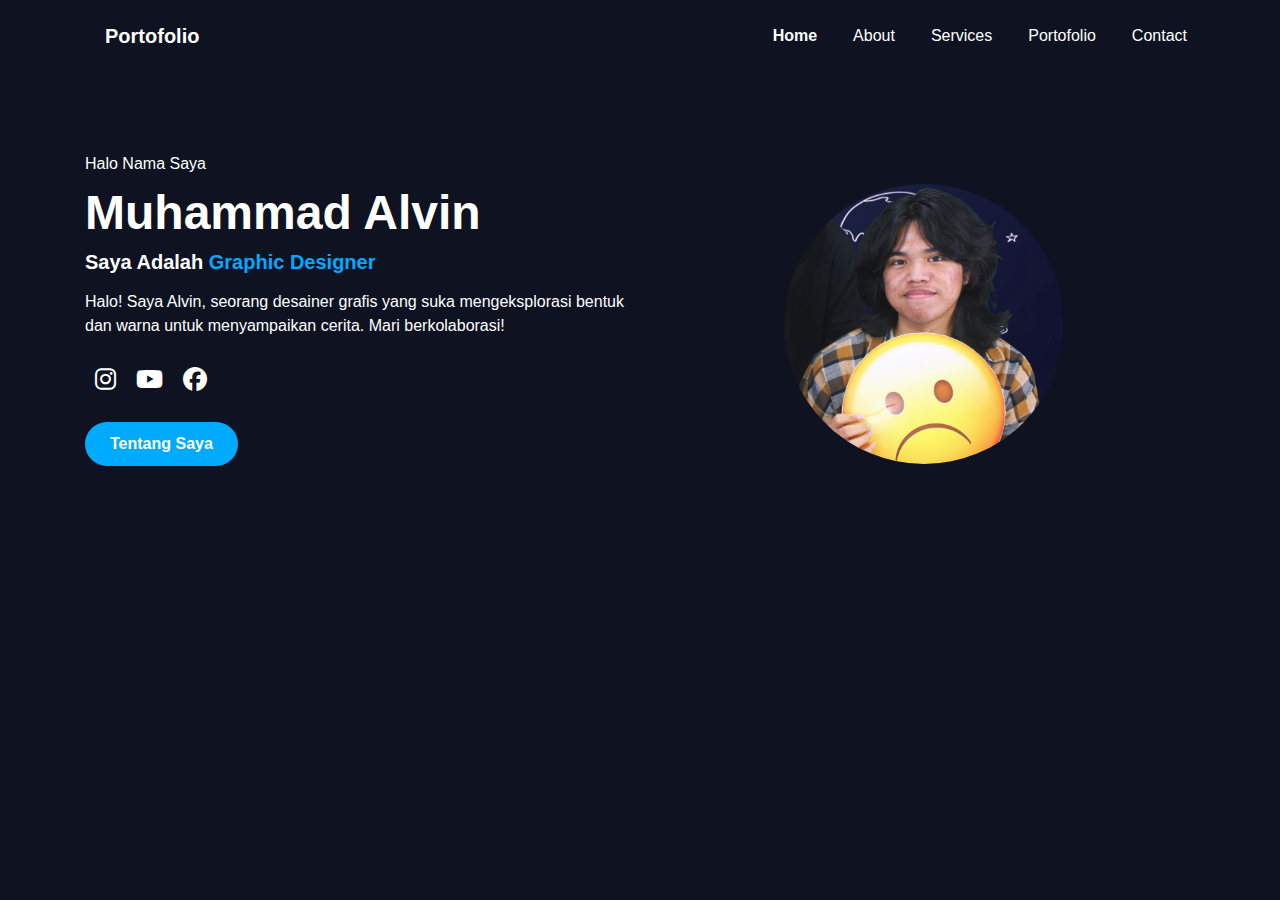
<file: index.html>
<!DOCTYPE html>
<html lang="id">
<head>
  <meta charset="UTF-8" />
  <meta name="viewport" content="width=device-width, initial-scale=1" />
  <title>Portofolio - Muhammad Alvin</title>
  <link href="https://cdn.jsdelivr.net/npm/bootstrap@5.3.3/dist/css/bootstrap.min.css" rel="stylesheet" />
  <link rel="stylesheet" href="UTP.css" />
  <link rel="stylesheet" href="https://cdnjs.cloudflare.com/ajax/libs/font-awesome/6.5.1/css/all.min.css">
</head>
<body>

  <nav class="navbar navbar-expand-lg py-3">
    <div class="container">
      <a class="navbar-brand text-white fw-bold" href="UTP.html">Portofolio</a>
      <button class="navbar-toggler bg-light" type="button" data-bs-toggle="collapse" data-bs-target="#navbarNav">
        <span class="navbar-toggler-icon bg-light"></span>
      </button>
      <div class="collapse navbar-collapse justify-content-end" id="navbarNav">
        <ul class="navbar-nav">
          <li class="nav-item"><a class="nav-link active" href="UTP.html">Home</a></li>
          <li class="nav-item"><a class="nav-link" href="About.html">About</a></li>
          <li class="nav-item"><a class="nav-link" href="Services.html">Services</a></li>
          <li class="nav-item"><a class="nav-link" href="Portofolio.html">Portofolio</a></li>
          <li class="nav-item"><a class="nav-link" href="Contact.html">Contact</a></li>
        </ul>
      </div>
    </div>
  </nav>

  <section class="hero-section">
    <div class="container">
      <div class="row align-items-center gy-4">
        <div class="col-lg-6 text-lg-start text-center">
          <p class="mb-2">Halo Nama Saya</p>
          <h1 class="hero-title mb-2">Muhammad Alvin</h1>
          <h5 class="hero-subtitle mb-3">Saya Adalah <span class="highlight">Graphic Designer</span></h5>
          <p class="mb-4">Halo! Saya Alvin, seorang desainer grafis yang suka mengeksplorasi bentuk dan warna untuk menyampaikan cerita. Mari berkolaborasi!</p>
          <div class="social-icons mb-4 d-flex justify-content-lg-start justify-content-center">
            <a href="https://www.instagram.com/allviiin26?igsh=NjZyN21xcHZjZTN3"><i class="fab fa-instagram"></i></a>
            <a href=https://youtu.be/yqUHrJz3A_0><i class="fab fa-youtube"></i></a>
            <a href=https://www.facebook.com/share/165rajj5Gp><i class="fab fa-facebook"></i></a>
          </div>
          <a href="About.html" class="btn btn-custom">Tentang Saya</a>
        </div>
        <div class="col-lg-6 d-flex justify-content-center">
          <div class="circle-photo" style="background-image: url('fotoweb.jpg');"></div>
        </div>
      </div>
    </div>
  </section>

  <script src="https://cdn.jsdelivr.net/npm/bootstrap@5.3.3/dist/js/bootstrap.bundle.min.js"></script>
</body>
</html>
</file>
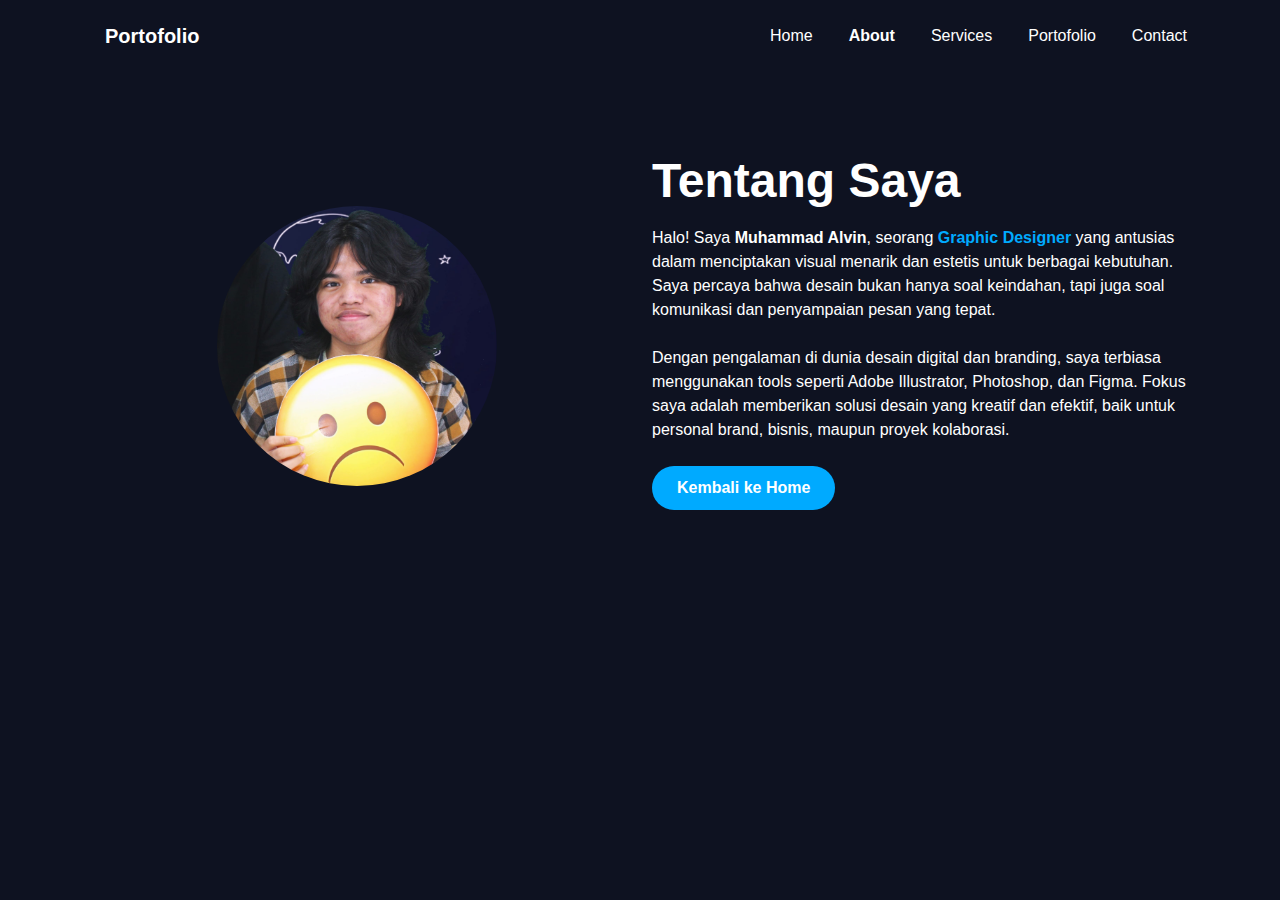
<file: About.html>
<!DOCTYPE html>
<html lang="id">
<head>
  <meta charset="UTF-8" />
  <meta name="viewport" content="width=device-width, initial-scale=1" />
  <title>About Me - Muhammad Alvin</title>
  <link href="https://cdn.jsdelivr.net/npm/bootstrap@5.3.3/dist/css/bootstrap.min.css" rel="stylesheet" />
  <link rel="stylesheet" href="UTP.css" />
</head>
<body>

  <!-- Navbar -->
  <nav class="navbar navbar-expand-lg py-3">
    <div class="container">
      <a class="navbar-brand text-white fw-bold" href="UTP.html">Portofolio</a>
      <button class="navbar-toggler bg-light" type="button" data-bs-toggle="collapse" data-bs-target="#navbarNav">
        <span class="navbar-toggler-icon bg-light"></span>
      </button>
      <div class="collapse navbar-collapse justify-content-end" id="navbarNav">
        <ul class="navbar-nav">
          <li class="nav-item"><a class="nav-link" href="UTP.html">Home</a></li>
          <li class="nav-item"><a class="nav-link active" href="About.html">About</a></li>
          <li class="nav-item"><a class="nav-link" href="Services.html">Services</a></li>
          <li class="nav-item"><a class="nav-link" href="Portofolio.html">Portofolio</a></li>
          <li class="nav-item"><a class="nav-link" href="Contact.html">Contact</a></li>
        </ul>
      </div>
    </div>
  </nav>

  <!-- About Me Section -->
  <section class="hero-section">
    <div class="container">
      <div class="row align-items-center gy-5">
        <div class="col-lg-6 d-flex justify-content-center">
          <div class="circle-photo" style="background-image: url('fotoweb.jpg');"></div>
        </div>
        <div class="col-lg-6">
          <h1 class="hero-title mb-3">Tentang Saya</h1>
          <p class="mb-4">Halo! Saya <strong>Muhammad Alvin</strong>, seorang <span class="highlight">Graphic Designer</span> yang antusias dalam menciptakan visual menarik dan estetis untuk berbagai kebutuhan. Saya percaya bahwa desain bukan hanya soal keindahan, tapi juga soal komunikasi dan penyampaian pesan yang tepat.</p>
          <p class="mb-4">Dengan pengalaman di dunia desain digital dan branding, saya terbiasa menggunakan tools seperti Adobe Illustrator, Photoshop, dan Figma. Fokus saya adalah memberikan solusi desain yang kreatif dan efektif, baik untuk personal brand, bisnis, maupun proyek kolaborasi.</p>
          <a href="UTP.html" class="btn btn-custom">Kembali ke Home</a>
        </div>
      </div>
    </div>
  </section>

  <script src="https://cdn.jsdelivr.net/npm/bootstrap@5.3.3/dist/js/bootstrap.bundle.min.js"></script>
</body>
</html>
</file>
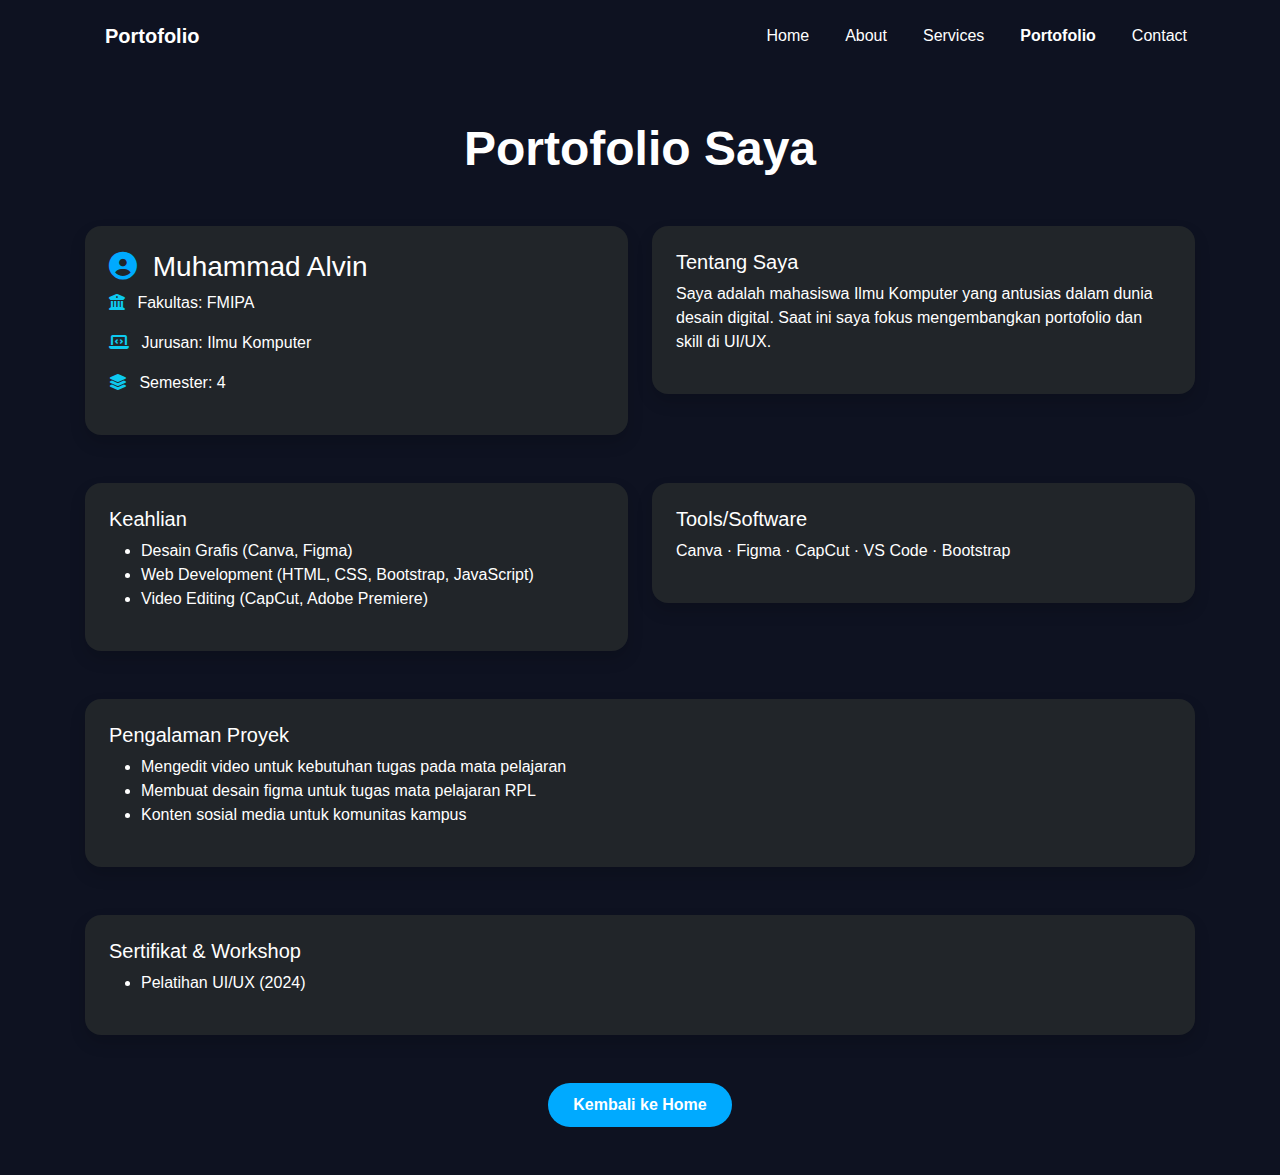
<file: Portofolio.html>
<!DOCTYPE html>
<html lang="id">
<head>
  <meta charset="UTF-8" />
  <meta name="viewport" content="width=device-width, initial-scale=1" />
  <title>Portofolio - Muhammad Alvin</title>
  <link href="https://cdn.jsdelivr.net/npm/bootstrap@5.3.3/dist/css/bootstrap.min.css" rel="stylesheet" />
  <link rel="stylesheet" href="UTP.css" />
  <link rel="stylesheet" href="https://cdnjs.cloudflare.com/ajax/libs/font-awesome/6.5.0/css/all.min.css" />
</head>
<body>

  <!-- Navbar -->
  <nav class="navbar navbar-expand-lg py-3">
    <div class="container">
      <a class="navbar-brand text-white fw-bold" href="UTP.html">Portofolio</a>
      <button class="navbar-toggler bg-light" type="button" data-bs-toggle="collapse" data-bs-target="#navbarNav">
        <span class="navbar-toggler-icon bg-light"></span>
      </button>
      <div class="collapse navbar-collapse justify-content-end" id="navbarNav">
        <ul class="navbar-nav">
          <li class="nav-item"><a class="nav-link" href="UTP.html">Home</a></li>
          <li class="nav-item"><a class="nav-link" href="About.html">About</a></li>
          <li class="nav-item"><a class="nav-link" href="Services.html">Services</a></li>
          <li class="nav-item"><a class="nav-link active" href="Portofolio.html">Portofolio</a></li>
          <li class="nav-item"><a class="nav-link" href="Contact.html">Contact</a></li>
        </ul>
      </div>
    </div>
  </nav>

  <!-- Portfolio Section -->
  <section class="hero-section py-5">
    <div class="container text-white">

      <!-- Judul -->
      <h1 class="hero-title text-center mb-5">Portofolio Saya</h1>

      <!-- Personal Statement + Biodata -->
      <div class="row gy-4 mb-5">
        <div class="col-md-6">
          <div class="p-4 bg-dark rounded-4 shadow">
            <h3><i class="fas fa-user-circle me-2 highlight"></i> Muhammad Alvin</h3>
            <p><i class="fas fa-university me-2 text-info"></i> Fakultas: FMIPA</p>
            <p><i class="fas fa-laptop-code me-2 text-info"></i> Jurusan: Ilmu Komputer</p>
            <p><i class="fas fa-layer-group me-2 text-info"></i> Semester: 4</p>
          </div>
        </div>
        <div class="col-md-6">
          <div class="p-4 bg-dark rounded-4 shadow">
            <h5 class="mb-2">Tentang Saya</h5>
            <p>Saya adalah mahasiswa Ilmu Komputer yang antusias dalam dunia desain digital. Saat ini saya fokus mengembangkan portofolio dan skill di UI/UX.</p>
          </div>
        </div>
      </div>

      <!-- Skill & Tools -->
      <div class="row gy-4 mb-5">
        <div class="col-md-6">
          <div class="p-4 bg-dark rounded-4 shadow">
            <h5>Keahlian</h5>
            <ul>
              <li>Desain Grafis (Canva, Figma)</li>
              <li>Web Development (HTML, CSS, Bootstrap, JavaScript)</li>
              <li>Video Editing (CapCut, Adobe Premiere)</li>
            </ul>
          </div>
        </div>
        <div class="col-md-6">
          <div class="p-4 bg-dark rounded-4 shadow">
            <h5>Tools/Software</h5>
            <p>Canva · Figma  · CapCut · VS Code · Bootstrap</p>
          </div>
        </div>
      </div>

      <!-- Proyek -->
      <div class="p-4 bg-dark rounded-4 shadow mb-5">
        <h5>Pengalaman Proyek</h5>
        <ul>
          <li>Mengedit video untuk kebutuhan tugas pada mata pelajaran</li>
          <li>Membuat desain figma untuk tugas mata pelajaran RPL</li>
          <li>Konten sosial media untuk komunitas kampus</li>
        </ul>
      </div>

      <!-- Sertifikat -->
      <div class="p-4 bg-dark rounded-4 shadow mb-5">
        <h5>Sertifikat & Workshop</h5>
        <ul>
          <li>Pelatihan UI/UX (2024)</li>
        </ul>
      </div>

      <div class="text-center">
        <a href="UTP.html" class="btn btn-custom">Kembali ke Home</a>
      </div>
    </div>
  </section>

  <script src="https://cdn.jsdelivr.net/npm/bootstrap@5.3.3/dist/js/bootstrap.bundle.min.js"></script>
</body>
</html>
</file>
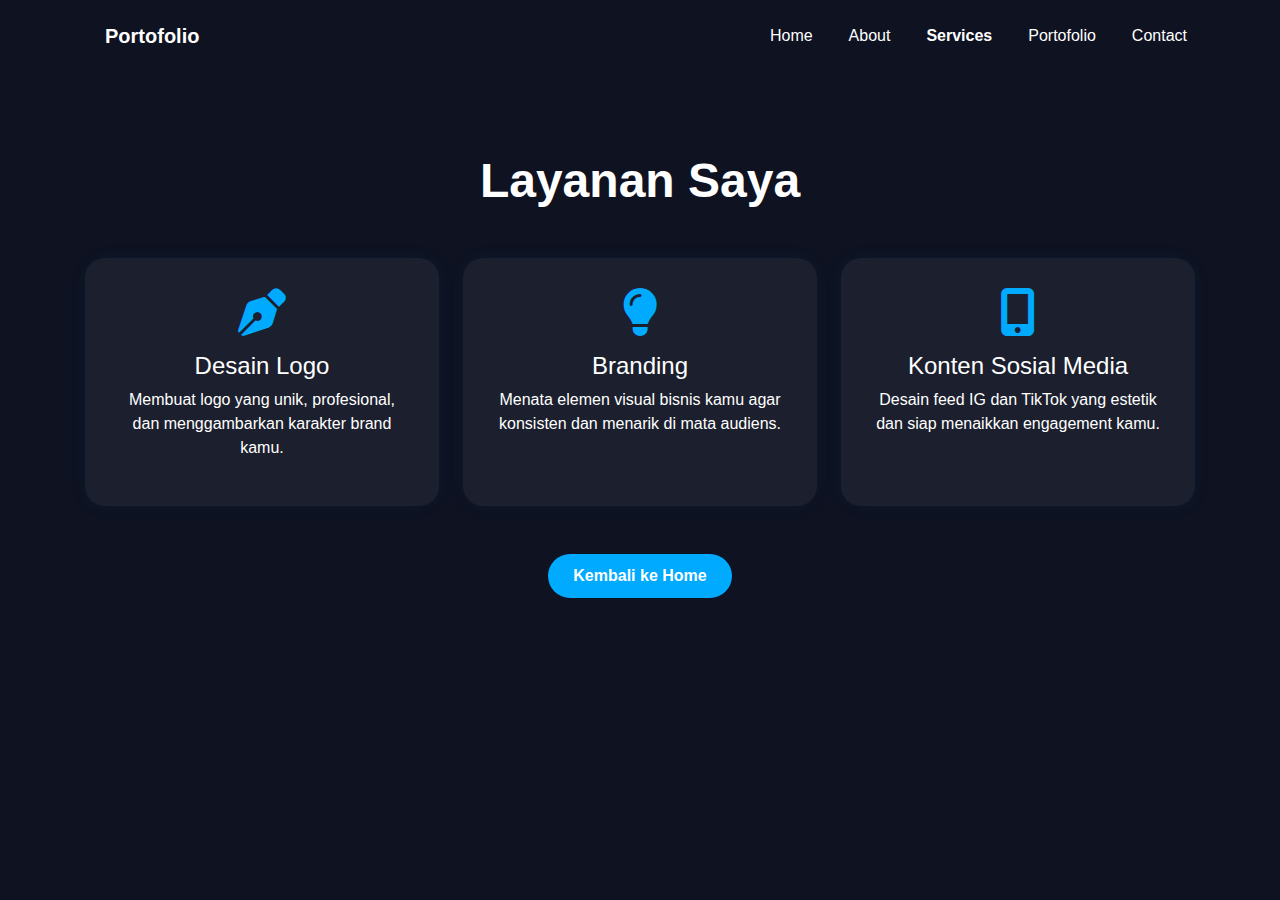
<file: Services.html>
<!DOCTYPE html>
<html lang="id">
<head>
  <meta charset="UTF-8" />
  <meta name="viewport" content="width=device-width, initial-scale=1" />
  <title>Services - Muhammad Alvin</title>
  <link href="https://cdn.jsdelivr.net/npm/bootstrap@5.3.3/dist/css/bootstrap.min.css" rel="stylesheet" />
  <link rel="stylesheet" href="UTP.css" />
  <link rel="stylesheet" href="https://cdnjs.cloudflare.com/ajax/libs/font-awesome/6.5.0/css/all.min.css" />
</head>
<body>

  <!-- Navbar -->
  <nav class="navbar navbar-expand-lg py-3">
    <div class="container">
      <a class="navbar-brand text-white fw-bold" href="UTP.html">Portofolio</a>
      <button class="navbar-toggler bg-light" type="button" data-bs-toggle="collapse" data-bs-target="#navbarNav">
        <span class="navbar-toggler-icon bg-light"></span>
      </button>
      <div class="collapse navbar-collapse justify-content-end" id="navbarNav">
        <ul class="navbar-nav">
          <li class="nav-item"><a class="nav-link" href="UTP.html">Home</a></li>
          <li class="nav-item"><a class="nav-link" href="About.html">About</a></li>
          <li class="nav-item"><a class="nav-link active" href="Services.html">Services</a></li>
          <li class="nav-item"><a class="nav-link" href="Portofolio.html">Portofolio</a></li>
          <li class="nav-item"><a class="nav-link" href="Contact.html">Contact</a></li>
        </ul>
      </div>
    </div>
  </nav>

  <!-- Services Section -->
  <section class="hero-section">
    <div class="container text-center">
      <h1 class="hero-title mb-5">Layanan Saya</h1>
      <div class="row gy-4">

        <!-- Service 1 -->
        <div class="col-md-4">
          <div class="service-card h-100">
            <i class="fas fa-pen-nib fa-3x mb-3"></i>
            <h4 class="mb-2">Desain Logo</h4>
            <p>Membuat logo yang unik, profesional, dan menggambarkan karakter brand kamu.</p>
          </div>
        </div>

        <!-- Service 2 -->
        <div class="col-md-4">
          <div class="service-card h-100">
            <i class="fas fa-lightbulb fa-3x mb-3"></i>
            <h4 class="mb-2">Branding</h4>
            <p>Menata elemen visual bisnis kamu agar konsisten dan menarik di mata audiens.</p>
          </div>
        </div>

        <!-- Service 3 -->
        <div class="col-md-4">
          <div class="service-card h-100">
            <i class="fas fa-mobile-alt fa-3x mb-3"></i>
            <h4 class="mb-2">Konten Sosial Media</h4>
            <p>Desain feed IG dan TikTok yang estetik dan siap menaikkan engagement kamu.</p>
          </div>
        </div>

      </div>
      <a href="UTP.html" class="btn btn-custom mt-5">Kembali ke Home</a>
    </div>
  </section>

  <script src="https://cdn.jsdelivr.net/npm/bootstrap@5.3.3/dist/js/bootstrap.bundle.min.js"></script>
</body>
</html>
</file>
<file: UTP.css>
body {
    background-color: #0e1221;
    color: white;
    font-family: 'Poppins', sans-serif;
  }
  
  .hero-title {
    font-size: 48px;
    font-weight: 800;
  }
  
  .hero-subtitle {
    font-size: 20px;
    font-weight: 600;
  }
  
  .highlight {
    color: #00aaff;
    font-weight: 700;
  }
  
  .circle-photo {
    width: 280px;
    height: 280px;
    background-color: #ccc;
    border-radius: 50%;
    background-position: center;
    background-size: cover;
    margin-top: 30px; /* untuk responsive */
  }
  
  .social-icons a {
    color: #ffffff;
    font-size: 24px;
    margin: 0 10px;
    transition: 0.3s;
    text-decoration: none;
  }
  
  .social-icons a:hover {
    color: #00bfff;
  }
  
  .btn-custom {
    background-color: #00aaff;
    color: white;
    border-radius: 25px;
    padding: 10px 25px;
    font-weight: 600;
    text-decoration: none;
    border: none;
  }
  
  nav a {
    color: white !important;
    margin-left: 20px;
  }
  
  .hero-section {
    padding-top: 80px;
    padding-bottom: 80px;
  }
  
  .container {
    padding-left: 15px;
    padding-right: 15px;
  }
  
  /* Service cards */
  .service-card {
    background-color: #1c1f2e;
    color: white;
    padding: 30px;
    border-radius: 20px;
    transition: all 0.3s ease;
    box-shadow: 0 0 20px rgba(0, 170, 255, 0.05);
  }
  
  .service-card:hover {
    background-color: #23283d;
    transform: translateY(-8px);
    box-shadow: 0 10px 25px rgba(0, 170, 255, 0.15);
    color: #00aaff;
  }
  
  .service-card i {
    color: #00aaff;
    transition: 0.3s ease;
  }
  
  .service-card:hover i {
    transform: scale(1.2);
    color: #ffffff;
  }
  
  /* Bio dan Karya boxes */
  .bio-box,
  .karya-box {
    transition: all 0.3s ease;
  }
  
  .bio-box:hover,
  .karya-box:hover {
    transform: translateY(-6px);
    box-shadow: 0 10px 25px rgba(0, 170, 255, 0.2);
  }
  
  /* Contact section */
  .contact-section {
    padding: 80px 20px;
    background-color: #0e1221;
    color: white;
  }
  
  .contact-card {
    background-color: #1c1f2e;
    border-radius: 20px;
    padding: 40px;
    box-shadow: 0 10px 30px rgba(0, 170, 255, 0.1);
    transition: transform 0.3s ease;
  }
  
  .contact-card:hover {
    transform: translateY(-5px);
    box-shadow: 0 15px 40px rgba(0, 170, 255, 0.2);
  }
  
  .contact-section h2 {
    font-size: 36px;
    font-weight: 700;
    color: #00aaff;
  }
  
  .contact-section label {
    font-weight: 500;
  }
  
  .contact-section input,
  .contact-section textarea {
    background-color: #23283d;
    color: white;
    border: none;
    border-radius: 10px;
    padding: 12px 15px;
    margin-bottom: 20px;
  }
  
  .contact-section input::placeholder,
  .contact-section textarea::placeholder {
    color: #aaa;
  }
  
  /* Responsive Design */
  @media (max-width: 768px) {
    .hero-title {
      font-size: 32px;
      text-align: center;
    }
  
    .hero-subtitle,
    .hero-section p {
      text-align: center;
    }
  
    .social-icons {
      justify-content: center;
    }
  
    .circle-photo {
      margin: 0 auto;
    }
  }
  
  .nav-link {
    color: white; /* default warna teks */
    transition: color 0.3s;
  }
  
  .nav-link:hover {
    color: #0d6efd; /* biru saat hover */
  }
  
  .nav-link.active {
    color: #0d6efd;
    font-weight: bold;
  }
</file>
